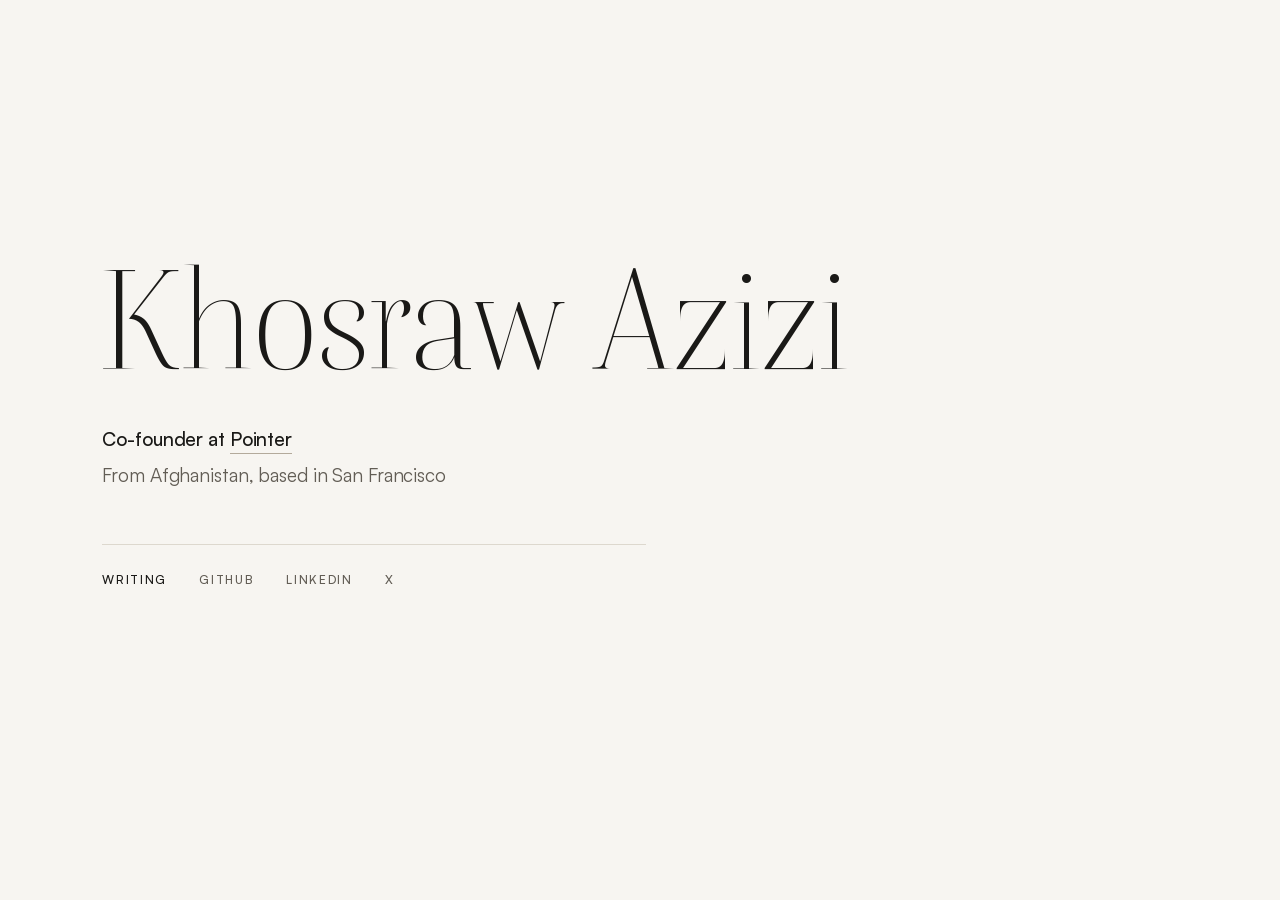
<file: index.html>
<!DOCTYPE html>
<html lang="en">
<head>
    <meta charset="UTF-8">
    <meta name="viewport" content="width=device-width, initial-scale=1.0">
    <title>Khosraw Azizi</title>

    <meta name="description" content="Khosraw Azizi — co-founder at Pointer. From Afghanistan, based in San Francisco.">
    <meta name="theme-color" content="#f7f5f1" media="(prefers-color-scheme: light)">
    <meta name="theme-color" content="#121110" media="(prefers-color-scheme: dark)">

    <meta property="og:title" content="Khosraw Azizi">
    <meta property="og:description" content="Co-founder at Pointer. From Afghanistan, based in San Francisco.">
    <meta property="og:type" content="website">
    <meta property="og:url" content="https://khosraw.com">
    <meta property="og:image" content="https://khosraw.com/thumbnail.png">
    <meta property="og:image:width" content="1200">
    <meta property="og:image:height" content="630">
    <meta name="twitter:card" content="summary_large_image">

    <link rel="canonical" href="https://khosraw.com">
    <link rel="icon" href="/favicon.svg" type="image/svg+xml">
    <link rel="icon" href="/favicon.png" type="image/png">
    <link rel="apple-touch-icon" href="/apple-touch-icon.png">

    <link rel="preload" href="/fonts/boska-light.woff2" as="font" type="font/woff2" crossorigin>
    <link rel="preload" href="/fonts/satoshi-medium.woff2" as="font" type="font/woff2" crossorigin>
    <link rel="stylesheet" href="/css/style.css">

    <!-- Holds the first paint until <main> has been parsed. Without this the
         browser can begin a cross-document view transition against a
         half-built document, which is the navigation flicker. -->
    <link rel="expect" blocking="render" href="#content">
</head>
<body>
    <main id="content">
        <h1>Khosraw&nbsp;Azizi</h1>

        <p class="line">Co-founder at <a href="https://pointer.ai" target="_blank" rel="noopener">Pointer</a></p>
        <p class="line muted">From Afghanistan, based in San Francisco</p>

        <nav class="links" aria-label="Elsewhere">
            <a class="primary" href="/writing/">Writing</a>
            <a href="https://github.com/Khosraw" target="_blank" rel="noopener">GitHub</a>
            <a href="https://linkedin.com/in/khosraw" target="_blank" rel="noopener">LinkedIn</a>
            <a href="https://x.com/kazizi" target="_blank" rel="noopener">X</a>
        </nav>
    </main>
</body>
</html>
</file>
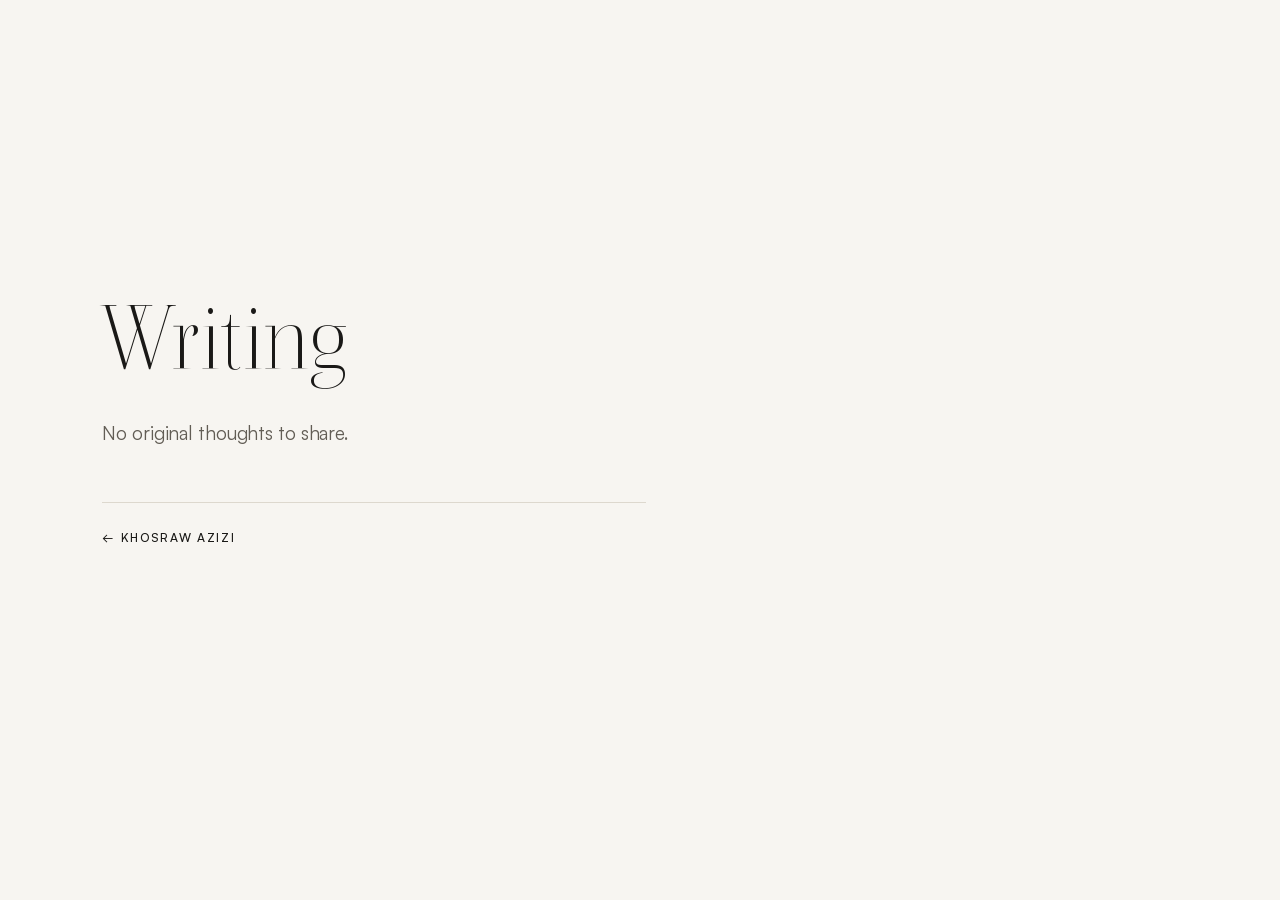
<file: writing/index.html>
<!DOCTYPE html>
<html lang="en">
<head>
    <meta charset="UTF-8">
    <meta name="viewport" content="width=device-width, initial-scale=1.0">
    <title>Writing — Khosraw Azizi</title>

    <meta name="description" content="Writing by Khosraw Azizi.">
    <meta name="theme-color" content="#f7f5f1" media="(prefers-color-scheme: light)">
    <meta name="theme-color" content="#121110" media="(prefers-color-scheme: dark)">

    <meta property="og:title" content="Writing — Khosraw Azizi">
    <meta property="og:description" content="Writing by Khosraw Azizi.">
    <meta property="og:type" content="website">
    <meta property="og:url" content="https://khosraw.com/writing">
    <meta property="og:image" content="https://khosraw.com/thumbnail.png">
    <meta property="og:image:width" content="1200">
    <meta property="og:image:height" content="630">
    <meta name="twitter:card" content="summary_large_image">

    <link rel="canonical" href="https://khosraw.com/writing">
    <link rel="icon" href="/favicon.svg" type="image/svg+xml">
    <link rel="icon" href="/favicon.png" type="image/png">
    <link rel="apple-touch-icon" href="/apple-touch-icon.png">

    <link rel="preload" href="/fonts/boska-light.woff2" as="font" type="font/woff2" crossorigin>
    <link rel="preload" href="/fonts/satoshi-medium.woff2" as="font" type="font/woff2" crossorigin>
    <link rel="stylesheet" href="/css/style.css">

    <!-- Holds the first paint until <main> has been parsed. Without this the
         browser can begin a cross-document view transition against a
         half-built document, which is the navigation flicker. -->
    <link rel="expect" blocking="render" href="#content">
</head>
<body>
    <main id="content">
        <h1 class="page-title">Writing</h1>

        <p class="line muted">No original thoughts to share.</p>

        <nav class="links" aria-label="Navigation">
            <a class="primary back" href="/">Khosraw Azizi</a>
        </nav>
    </main>
</body>
</html>
</file>
<file: css/style.css>
/* ---------------------------------------------------------------
   Khosraw Azizi — khosraw.com
   Display: Boska (Indian Type Foundry) — the name only
   Text:    Satoshi (Indian Type Foundry) — everything else
   Both self-hosted from Fontshare.

   `font-display: block`, deliberately. `swap` paints fallback text and then
   re-renders when the webfont lands, a visible flash of the wrong typeface.
   `optional` avoids that but lets the browser abandon the webfont for an
   entire pageview — verified failing on a throttled cold load, where the name
   rendered at the fallback's width even though the font had loaded. `block`
   holds text invisible briefly, then paints the real font; the files are
   same-origin and preloaded, so the block period is imperceptible.
   --------------------------------------------------------------- */

@font-face {
    font-family: 'Boska';
    src: url('../fonts/boska-light.woff2') format('woff2');
    font-weight: 300;
    font-style: normal;
    font-display: block;
}

@font-face {
    font-family: 'Satoshi';
    src: url('../fonts/satoshi-regular.woff2') format('woff2');
    font-weight: 400;
    font-style: normal;
    font-display: block;
}

@font-face {
    font-family: 'Satoshi';
    src: url('../fonts/satoshi-medium.woff2') format('woff2');
    font-weight: 500;
    font-style: normal;
    font-display: block;
}

*,
*::before,
*::after {
    margin: 0;
    padding: 0;
    box-sizing: border-box;
}

:root {
    --paper: #f7f5f1;
    --ink: #1a1917;
    --muted: #625d55;
    --rule: #ddd8ce;
    --link-rule: #b3aa9b;
    --selection: #e6ded0;

    --serif: 'Boska', 'Didot', 'Bodoni MT', 'Hoefler Text', Georgia, serif;
    --sans: 'Satoshi', -apple-system, BlinkMacSystemFont, 'Segoe UI', Helvetica, Arial, sans-serif;

    /* Horizontal breathing room, and the block's optical rise off center. */
    --gutter: clamp(1.75rem, 8vw, 9rem);
    --rise: clamp(1.5rem, 6vh, 4.5rem);
}

@media (prefers-color-scheme: dark) {
    :root {
        --paper: #121110;
        --ink: #f0ece5;
        --muted: #a09a90;
        --rule: #33302c;
        --link-rule: #6b655c;
        --selection: #2f2b25;
    }
}

html {
    -webkit-text-size-adjust: 100%;
}

body {
    min-height: 100svh;
    display: flex;
    align-items: center;
    padding: var(--gutter);
    padding-bottom: calc(var(--gutter) + var(--rise));

    background: var(--paper);
    color: var(--ink);
    font-family: var(--sans);
    font-weight: 400;
    font-kerning: normal;
    text-rendering: optimizeLegibility;
    -webkit-font-smoothing: antialiased;
    -moz-osx-font-smoothing: grayscale;
}

::selection {
    background: var(--selection);
    color: var(--ink);
}

/* The 34rem measure exists for readable line length, so it belongs on the
   text blocks. Putting it on main would also constrain the display-size
   name, which is meant to run wider than the body copy. */
main {
    width: 100%;
}

.line,
.links {
    max-width: 34rem;
}

/* --- Name ------------------------------------------------------ */

h1 {
    font-family: var(--serif);
    /* Lower bound keeps the name on one line inside the gutter at 320px. */
    font-size: clamp(2.9rem, 13.5vw, 8.75rem);
    font-weight: 300;
    line-height: 0.92;
    letter-spacing: -0.015em;
    /* Pull the glyph edge flush with the gutter rather than the sidebearing. */
    margin-left: -0.035em;
}

/* Secondary pages: same face, dialed back so the name stays the loudest thing. */
.page-title {
    font-size: clamp(2.75rem, 9vw, 5.5rem);
}

/* --- Lines ----------------------------------------------------- */

.line {
    font-size: clamp(1rem, 0.9vw + 0.78rem, 1.1875rem);
    font-weight: 500;
    line-height: 1.5;
    letter-spacing: -0.006em;
}

h1 + .line {
    margin-top: clamp(1.75rem, 4.5vh, 2.75rem);
}

.line + .line {
    margin-top: 0.4em;
}

.muted {
    color: var(--muted);
    font-weight: 400;
}

/* --- Links ----------------------------------------------------- */

.links {
    display: flex;
    flex-wrap: wrap;
    gap: 0.75rem clamp(1.1rem, 4vw, 2rem);
    margin-top: clamp(2.25rem, 6vh, 3.5rem);
    padding-top: clamp(1.25rem, 3vh, 1.75rem);
    border-top: 1px solid var(--rule);
}

.links a {
    font-size: 0.75rem;
    font-weight: 500;
    letter-spacing: 0.14em;
    text-transform: uppercase;
    color: var(--muted);
}

/* Internal navigation sits at full strength; outbound links stay muted. */
.links a.primary {
    color: var(--ink);
}

.back::before {
    content: '\2190';
    margin-right: 0.6em;
    /* The arrow is decorative, so keep it from inheriting the tracking. */
    letter-spacing: 0;
}

a {
    color: inherit;
    text-decoration: none;
    border-bottom: 1px solid transparent;
    padding-bottom: 0.12em;
    /* Quick to respond on enter, slower to release on leave. */
    transition: color 0.4s var(--ease-out), border-color 0.4s var(--ease-out);
}

a:hover,
a:focus-visible {
    color: var(--ink);
    border-bottom-color: currentColor;
    transition-duration: 0.15s;
}

a:focus-visible {
    outline: none;
}

.line a {
    border-bottom-color: var(--link-rule);
}

/* --- Motion -----------------------------------------------------
   Navigation is the only animation: a cross-page dissolve via view
   transitions. There is deliberately no entrance fade on load.
   ---------------------------------------------------------------- */

:root {
    --ease-out: cubic-bezier(0.16, 1, 0.3, 1);
    --fade: 0.4s;
}

/* A view transition composites both page snapshots over the root element, so
   the root must be painted. With a background only on <body>, gaps in the
   cross-fade expose the browser's default white. */
html {
    background: var(--paper);
}

/* Deliberately NO entrance animation on <main>. An `opacity: 0 -> 1` fade
   means every document's first paint is blank, so each navigation shows a
   blank frame, and under a view transition it stacks with the browser's own
   cross-fade. Content paints immediately; navigation is what animates. */

/* Cross-document view transitions. Supported in Chromium 126+ and Safari
   18.2+; Firefox ignores this and navigates normally.

   The flicker fix that actually matters is NOT here — it is the
   `<link rel="expect" blocking="render">` in each page's <head>. Without it
   the browser starts the transition before the destination document has
   parsed, so it animates toward an unstyled, half-built page. See CLAUDE.md.

   Gating the at-rule behind `prefers-reduced-motion: no-preference` is the
   documented way to opt out, rather than blanking the animations later. */
@media (prefers-reduced-motion: no-preference) {
    @view-transition {
        navigation: auto;
    }
}

/* Equal durations with no gap. If the outgoing snapshot finishes before the
   incoming one is opaque, the page base shows through mid-transition. */
::view-transition-old(root),
::view-transition-new(root) {
    animation-duration: var(--fade);
    animation-timing-function: var(--ease-out);
}
</file>
